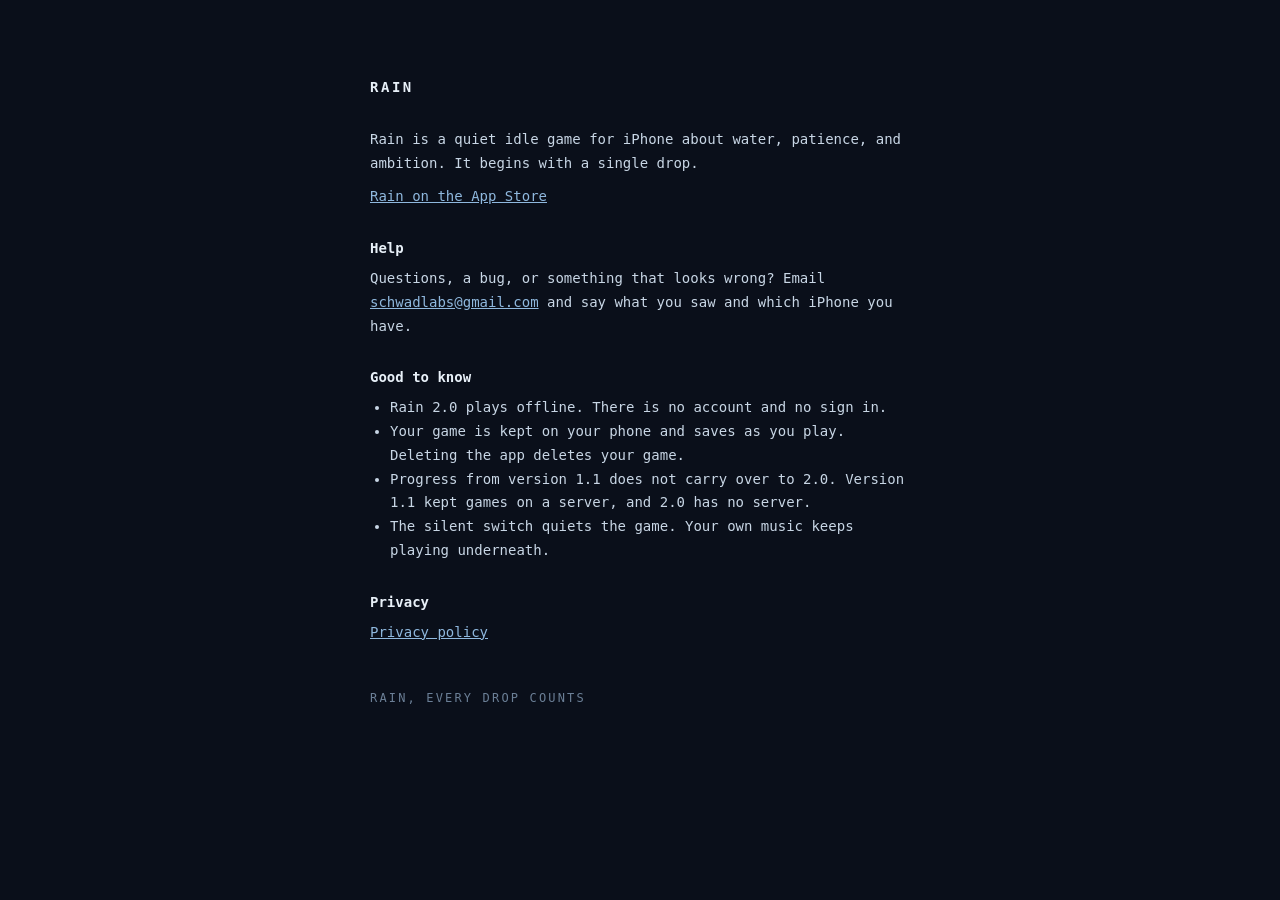
<file: index.html>
<!doctype html>
<html lang="en">
<head>
<meta charset="utf-8">
<meta name="viewport" content="width=device-width, initial-scale=1">
<title>Rain: support</title>
<meta name="description" content="Help and contact for Rain, a quiet idle game for iPhone.">
<link rel="stylesheet" href="style.css">
</head>
<body>
<h1>Rain</h1>

<p>Rain is a quiet idle game for iPhone about water, patience, and ambition. It begins with a single drop.</p>
<p><a href="https://apps.apple.com/app/id6760970200">Rain on the App Store</a></p>

<h2>Help</h2>
<p>Questions, a bug, or something that looks wrong? Email <a href="mailto:schwadlabs@gmail.com">schwadlabs@gmail.com</a> and say what you saw and which iPhone you have.</p>

<h2>Good to know</h2>
<ul>
<li>Rain 2.0 plays offline. There is no account and no sign in.</li>
<li>Your game is kept on your phone and saves as you play. Deleting the app deletes your game.</li>
<li>Progress from version 1.1 does not carry over to 2.0. Version 1.1 kept games on a server, and 2.0 has no server.</li>
<li>The silent switch quiets the game. Your own music keeps playing underneath.</li>
</ul>

<h2>Privacy</h2>
<p><a href="privacy/">Privacy policy</a></p>

<p class="foot">rain, every drop counts</p>
</body>
</html>
</file>
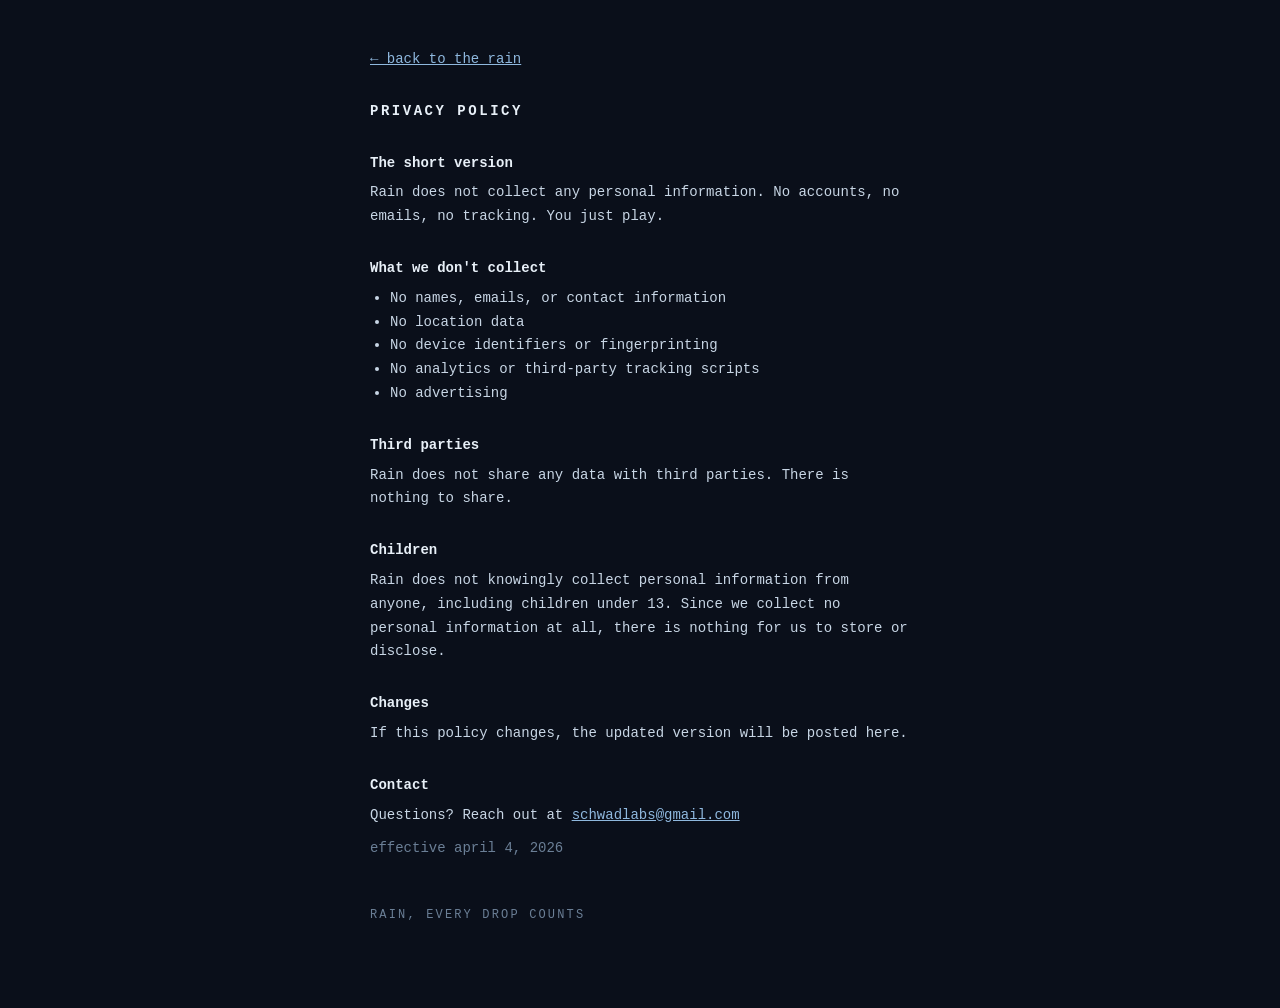
<file: privacy/index.html>
<!doctype html>
<html lang="en">
<head>
<meta charset="utf-8">
<meta name="viewport" content="width=device-width, initial-scale=1">
<title>Rain: privacy policy</title>
<meta name="description" content="The privacy policy for Rain, a quiet idle game for iPhone.">
<link rel="stylesheet" href="../style.css">
</head>
<body>
<p><a href="../">&larr; back to the rain</a></p>

<h1>Privacy policy</h1>

<h2>The short version</h2>
<p>Rain does not collect any personal information. No accounts, no emails, no tracking. You just play.</p>

<h2>What we don't collect</h2>
<ul>
<li>No names, emails, or contact information</li>
<li>No location data</li>
<li>No device identifiers or fingerprinting</li>
<li>No analytics or third-party tracking scripts</li>
<li>No advertising</li>
</ul>

<h2>Third parties</h2>
<p>Rain does not share any data with third parties. There is nothing to share.</p>

<h2>Children</h2>
<p>Rain does not knowingly collect personal information from anyone, including children under 13. Since we collect no personal information at all, there is nothing for us to store or disclose.</p>

<h2>Changes</h2>
<p>If this policy changes, the updated version will be posted here.</p>

<h2>Contact</h2>
<p>Questions? Reach out at <a href="mailto:schwadlabs@gmail.com">schwadlabs@gmail.com</a></p>

<p class="quiet">effective april 4, 2026</p>
<p class="foot">rain, every drop counts</p>
</body>
</html>
</file>
<file: style.css>
:root { color-scheme: dark; }
* { box-sizing: border-box; }
html { background: #0a0f1a; }
body {
  margin: 0 auto; padding: 48px 20px 72px; max-width: 580px;
  background: #0a0f1a; color: #c8d6e5;
  font: 14px/1.7 ui-monospace, "SF Mono", SFMono-Regular, Menlo, Consolas, monospace;
}
a { color: #8fb8de; }
h1 { font-size: 14px; font-weight: 600; letter-spacing: 0.18em; text-transform: uppercase; color: #e8f0f8; margin: 28px 0 28px; }
h2 { font-size: 14px; font-weight: 600; color: #e8f0f8; margin: 28px 0 6px; }
p, ul { margin: 0 0 10px; }
ul { padding-left: 20px; }
.quiet { color: #6b7f96; }
.foot { margin-top: 44px; font-size: 12px; letter-spacing: 0.18em; text-transform: uppercase; color: #6b7f96; }
</file>
